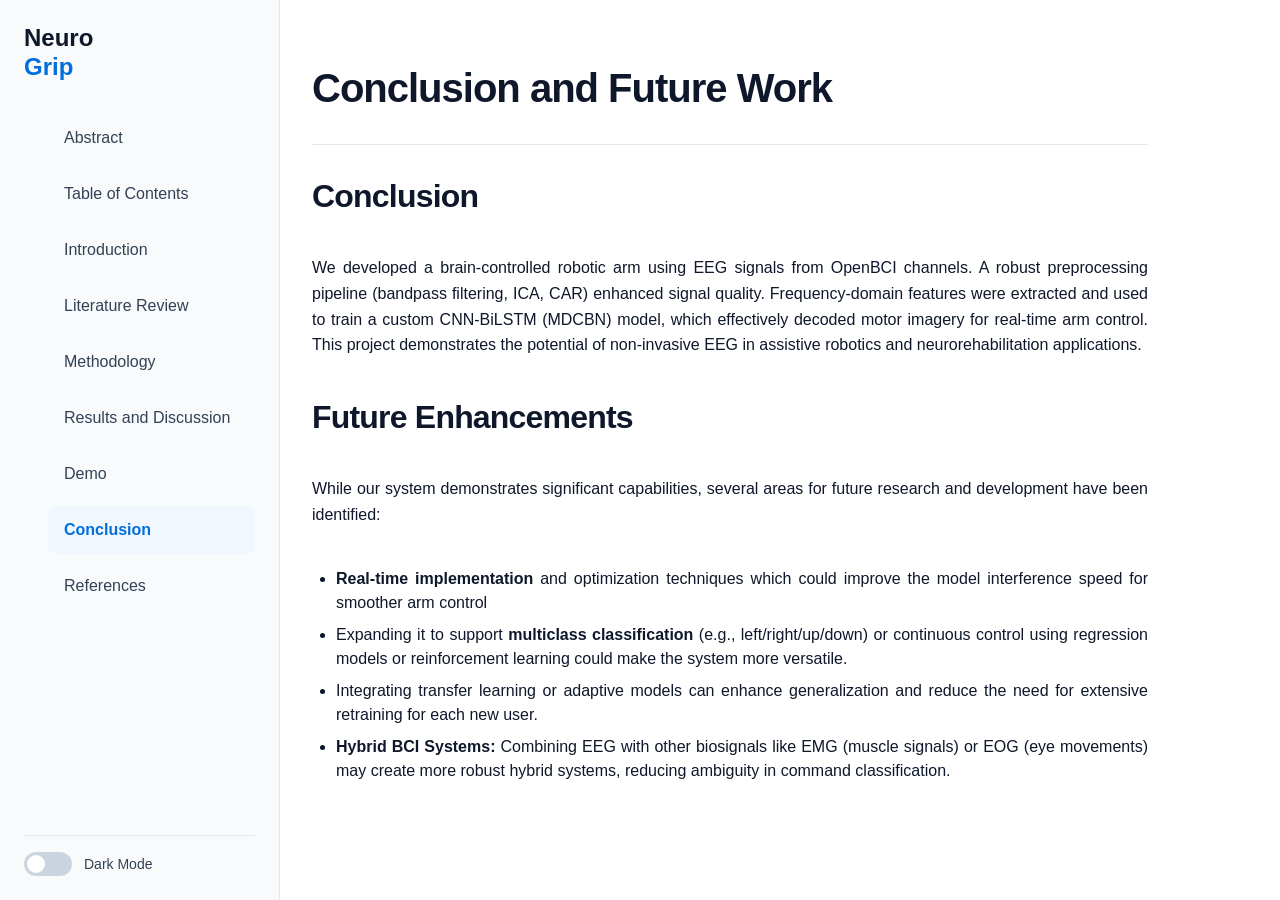
<file: Report/pages/conclusion.html>
<!doctype html>
<html lang="en">
  <head>
    <meta charset="UTF-8" />
    <link rel="icon" type="image/svg+xml" href="/vite.svg" />
    <meta name="viewport" content="width=device-width, initial-scale=1.0" />
    <title>Conclusion - NeuroGrip Report</title>
    <link rel="stylesheet" href="../css/main.css">
    <link rel="stylesheet" href="../css/navigation.css">
    <link rel="stylesheet" href="../css/typography.css">
    <link rel="stylesheet" href="../css/animations.css">
  </head>
  <body>
    <div class="container">
      <nav class="sidebar">
        <div class="logo">
          <span>Neuro</span>
          <span class="logo-accent">Grip</span>
        </div>
        <div class="nav-toggle" id="nav-toggle">
          <span class="bar"></span>
          <span class="bar"></span>
          <span class="bar"></span>
        </div>
        <ul class="nav-links" id="nav-links">
          <li class="nav-item"><a href="../index.html">Abstract</a></li>
          <li class="nav-item"><a href="toc.html">Table of Contents</a></li>
          <li class="nav-item"><a href="introduction.html">Introduction</a></li>
          <li class="nav-item"><a href="literature.html">Literature Review</a></li>
          <li class="nav-item"><a href="methodology.html">Methodology</a></li>
          <li class="nav-item"><a href="results.html">Results and Discussion</a></li>
          <li class="nav-item"><a href="demo.html">Demo</a></li>
          <li class="nav-item active"><a href="conclusion.html">Conclusion</a></li>
          <li class="nav-item"><a href="references.html">References</a></li>
        </ul>
        <div class="theme-toggle">
          <label class="switch">
            <input type="checkbox" id="theme-switch">
            <span class="slider round"></span>
          </label>
          <span class="theme-label">Dark Mode</span>
        </div>
      </nav>

      <main class="content">
        <header>
          <h1>Conclusion and Future Work</h1>
        </header>
        <section class="page-content">
          <h2>Conclusion</h2>
          <p>
            We developed a brain-controlled robotic arm using EEG signals from OpenBCI channels. A robust preprocessing pipeline (bandpass filtering, ICA, CAR) enhanced signal quality. Frequency-domain features were extracted and used to train a custom CNN-BiLSTM (MDCBN) model, which effectively decoded motor imagery for real-time arm control. This project demonstrates the potential of non-invasive EEG in assistive robotics and neurorehabilitation applications.
          </p>

          <h2>Future Enhancements</h2>
          <p>
            While our system demonstrates significant capabilities, several areas for future research and development have been identified:
          </p>
          <ul>
            <li><strong>Real-time implementation</strong> and optimization techniques which could improve the model interference speed for smoother arm control</li>
            <li>Expanding it to support <strong>multiclass classification</strong> (e.g., left/right/up/down) or continuous control using regression models or reinforcement learning could make the system more versatile.</li>
            <li>Integrating transfer learning or adaptive models can enhance generalization and reduce the need for extensive retraining for each new user.</li>
            <li><strong>Hybrid BCI Systems:</strong> Combining EEG with other biosignals like EMG (muscle signals) or EOG (eye movements) may create more robust hybrid systems, reducing ambiguity in command classification.</li>
          </ul>
   
        </section>
      </main>
    </div>

    <script src="../js/navigation.js"></script>
    <script src="../js/theme.js"></script>
  </body>
</html>
</file>
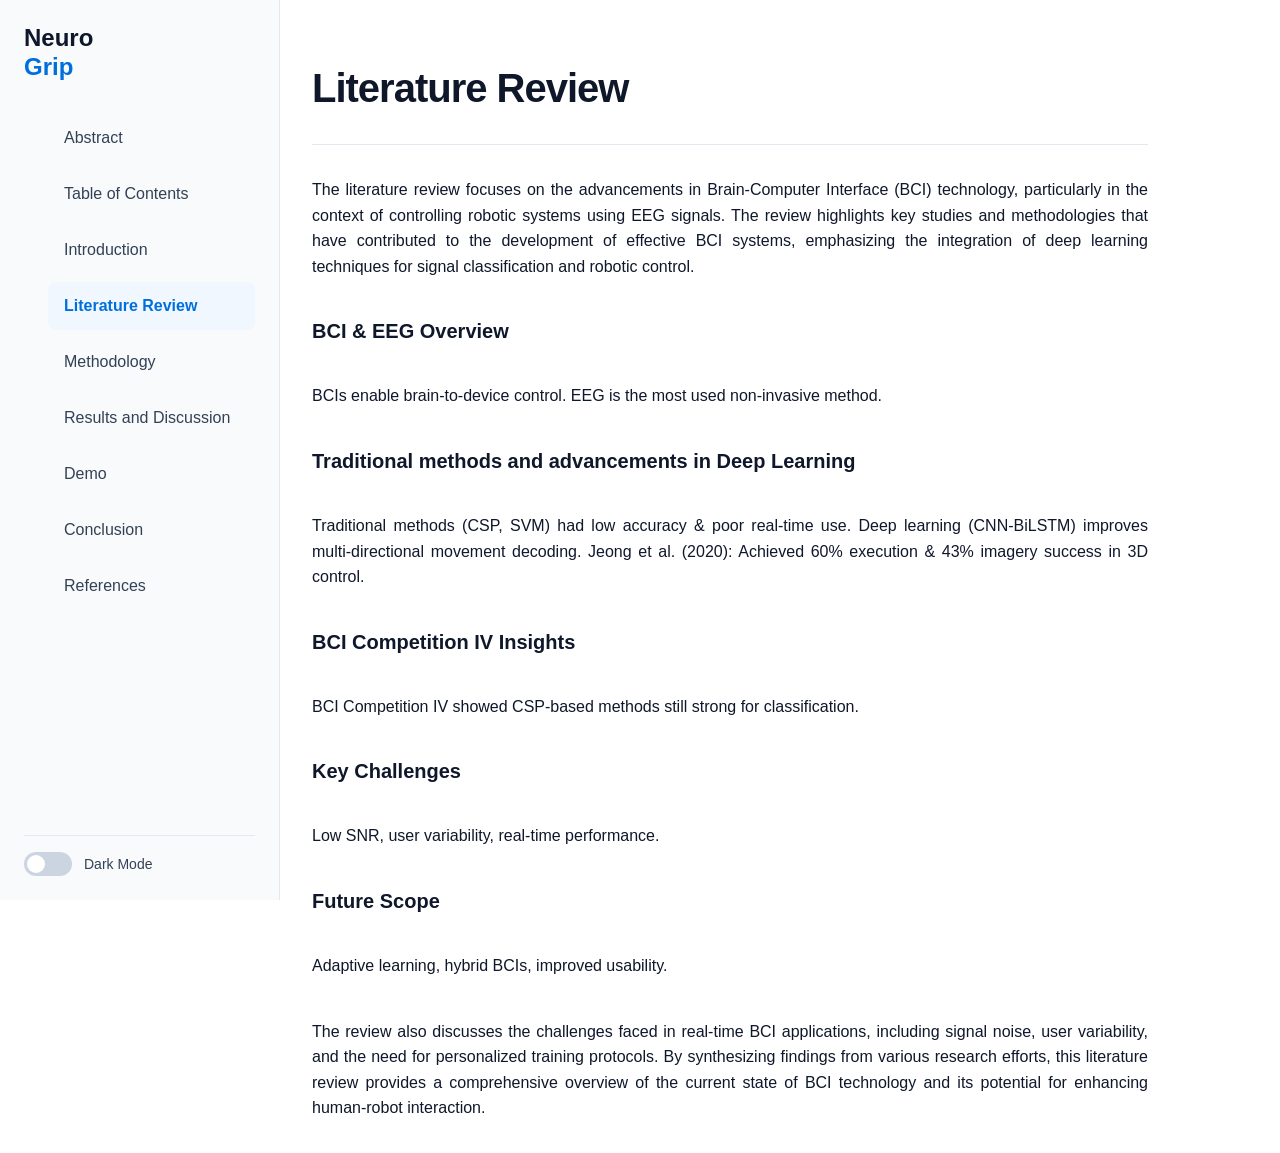
<file: Report/pages/literature.html>
<!doctype html>
<html lang="en">
  <head>
    <meta charset="UTF-8" />
    <link rel="icon" type="image/svg+xml" href="/vite.svg" />
    <meta name="viewport" content="width=device-width, initial-scale=1.0" />
    <title>Literature Review - NeuroGrip Report</title>
    <link rel="stylesheet" href="../css/main.css">
    <link rel="stylesheet" href="../css/navigation.css">
    <link rel="stylesheet" href="../css/typography.css">
    <link rel="stylesheet" href="../css/animations.css">
  </head>
  <body>
    <div class="container">
      <nav class="sidebar">
        <div class="logo">
          <span>Neuro</span>
          <span class="logo-accent">Grip</span>
        </div>
        <div class="nav-toggle" id="nav-toggle">
          <span class="bar"></span>
          <span class="bar"></span>
          <span class="bar"></span>
        </div>
        <ul class="nav-links" id="nav-links">
          <li class="nav-item"><a href="../index.html">Abstract</a></li>
          <li class="nav-item"><a href="toc.html">Table of Contents</a></li>
          <li class="nav-item"><a href="introduction.html">Introduction</a></li>
          <li class="nav-item active"><a href="literature.html">Literature Review</a></li>
          <li class="nav-item"><a href="methodology.html">Methodology</a></li>
          <li class="nav-item"><a href="results.html">Results and Discussion</a></li>
          <li class="nav-item"><a href="demo.html">Demo</a></li>
          <li class="nav-item"><a href="conclusion.html">Conclusion</a></li>
          <li class="nav-item"><a href="references.html">References</a></li>
        </ul>
        <div class="theme-toggle">
          <label class="switch">
            <input type="checkbox" id="theme-switch">
            <span class="slider round"></span>
          </label>
          <span class="theme-label">Dark Mode</span>
        </div>
      </nav>

      <main class="content">
        <header>
          <h1>Literature Review</h1>
        </header>
        <section class="page-content">
          <p>
            The literature review focuses on the advancements in Brain-Computer Interface (BCI) technology, particularly in the context of controlling robotic systems using EEG signals. The review highlights key studies and methodologies that have contributed to the development of effective BCI systems, emphasizing the integration of deep learning techniques for signal classification and robotic control.
          </p>

          <h4>BCI & EEG Overview</h4>
          <p>BCIs enable brain-to-device control. EEG is the most used non-invasive method.</p>

          <h4>Traditional methods and advancements in Deep Learning</h4>
          <p>Traditional methods (CSP, SVM) had low accuracy & poor real-time use. Deep learning (CNN-BiLSTM) improves multi-directional movement decoding. Jeong et al. (2020): Achieved 60% execution & 43% imagery success in 3D control.</p>

          <h4>BCI Competition IV Insights</h4>
          <p>BCI Competition IV showed CSP-based methods still strong for classification.</p>

          <h4>Key Challenges</h4>
          <p>Low SNR, user variability, real-time performance.</p>

          <h4>Future Scope</h4>
          <p>Adaptive learning, hybrid BCIs, improved usability.</p>


          <p>
            The review also discusses the challenges faced in real-time BCI applications, including signal noise, user variability, and the need for personalized training protocols. By synthesizing findings from various research efforts, this literature review provides a comprehensive overview of the current state of BCI technology and its potential for enhancing human-robot interaction.
          </p>
        </section>
      </main>
    </div>

    <script src="../js/navigation.js"></script>
    <script src="../js/theme.js"></script>
  </body>
</html>
</file>
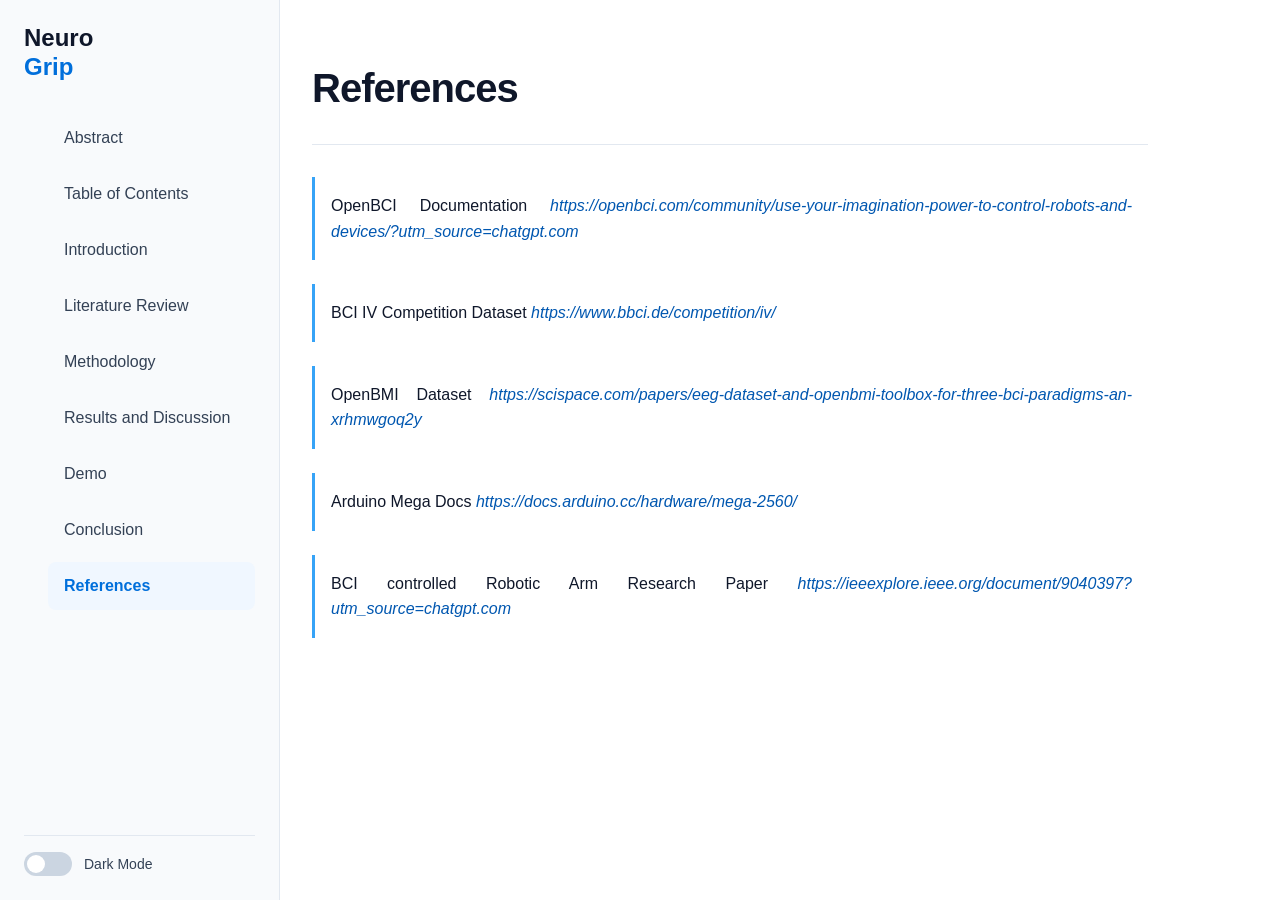
<file: Report/pages/references.html>
<!doctype html>
<html lang="en">
  <head>
    <meta charset="UTF-8" />
    <link rel="icon" type="image/svg+xml" href="/vite.svg" />
    <meta name="viewport" content="width=device-width, initial-scale=1.0" />
    <title>References - NeuroGrip Report</title>
    <link rel="stylesheet" href="../css/main.css">
    <link rel="stylesheet" href="../css/navigation.css">
    <link rel="stylesheet" href="../css/typography.css">
    <link rel="stylesheet" href="../css/animations.css">
    <link rel="stylesheet" href="../css/references.css">
  </head>
  <body>
    <div class="container">
      <nav class="sidebar">
        <div class="logo">
          <span>Neuro</span>
          <span class="logo-accent">Grip</span>
        </div>
        <div class="nav-toggle" id="nav-toggle">
          <span class="bar"></span>
          <span class="bar"></span>
          <span class="bar"></span>
        </div>
        <ul class="nav-links" id="nav-links">
          <li class="nav-item"><a href="../index.html">Abstract</a></li>
          <li class="nav-item"><a href="toc.html">Table of Contents</a></li>
          <li class="nav-item"><a href="introduction.html">Introduction</a></li>
          <li class="nav-item"><a href="literature.html">Literature Review</a></li>
          <li class="nav-item"><a href="methodology.html">Methodology</a></li>
          <li class="nav-item"><a href="results.html">Results and Discussion</a></li>
          <li class="nav-item"><a href="demo.html">Demo</a></li>
          <li class="nav-item"><a href="conclusion.html">Conclusion</a></li>
          <li class="nav-item active"><a href="references.html">References</a></li>
        </ul>
        <div class="theme-toggle">
          <label class="switch">
            <input type="checkbox" id="theme-switch">
            <span class="slider round"></span>
          </label>
          <span class="theme-label">Dark Mode</span>
        </div>
      </nav>

      <main class="content">
        <header>
          <h1>References</h1>
        </header>
        <section class="page-content">
          <ul class="references-list">


            <li class="reference-item">
              <p class="reference-text">OpenBCI Documentation <a href="https://openbci.com/community/use-your-imagination-power-to-control-robots-and-devices/?utm_source=chatgpt.com"><em>https://openbci.com/community/use-your-imagination-power-to-control-robots-and-devices/?utm_source=chatgpt.com</em></a></p>
            </li>
            
            <li class="reference-item">
              <p class="reference-text">BCI IV Competition Dataset <a href="https://www.bbci.de/competition/iv/"><em>https://www.bbci.de/competition/iv/</em></a></p>
            </li>

            <li class="reference-item">
              <p class="reference-text">OpenBMI Dataset <a href="https://scispace.com/papers/eeg-dataset-and-openbmi-toolbox-for-three-bci-paradigms-an-xrhmwgoq2y"><em>https://scispace.com/papers/eeg-dataset-and-openbmi-toolbox-for-three-bci-paradigms-an-xrhmwgoq2y</em></a></p>
            </li>

            <li class="reference-item">
              <p class="reference-text">Arduino Mega Docs <a href="https://docs.arduino.cc/hardware/mega-2560/"><em>https://docs.arduino.cc/hardware/mega-2560/</em></a></p>
            </li>

            <li class="reference-item">
              <p class="reference-text">BCI controlled Robotic Arm Research Paper <a href="https://ieeexplore.ieee.org/document/9040397?utm_source=chatgpt.com"><em>https://ieeexplore.ieee.org/document/9040397?utm_source=chatgpt.com</em></a></p>
            </li>
            
          </ul>
        </section>
      </main>
    </div>

    <script src="../js/navigation.js"></script>
    <script src="../js/theme.js"></script>
  </body>
</html>
</file>
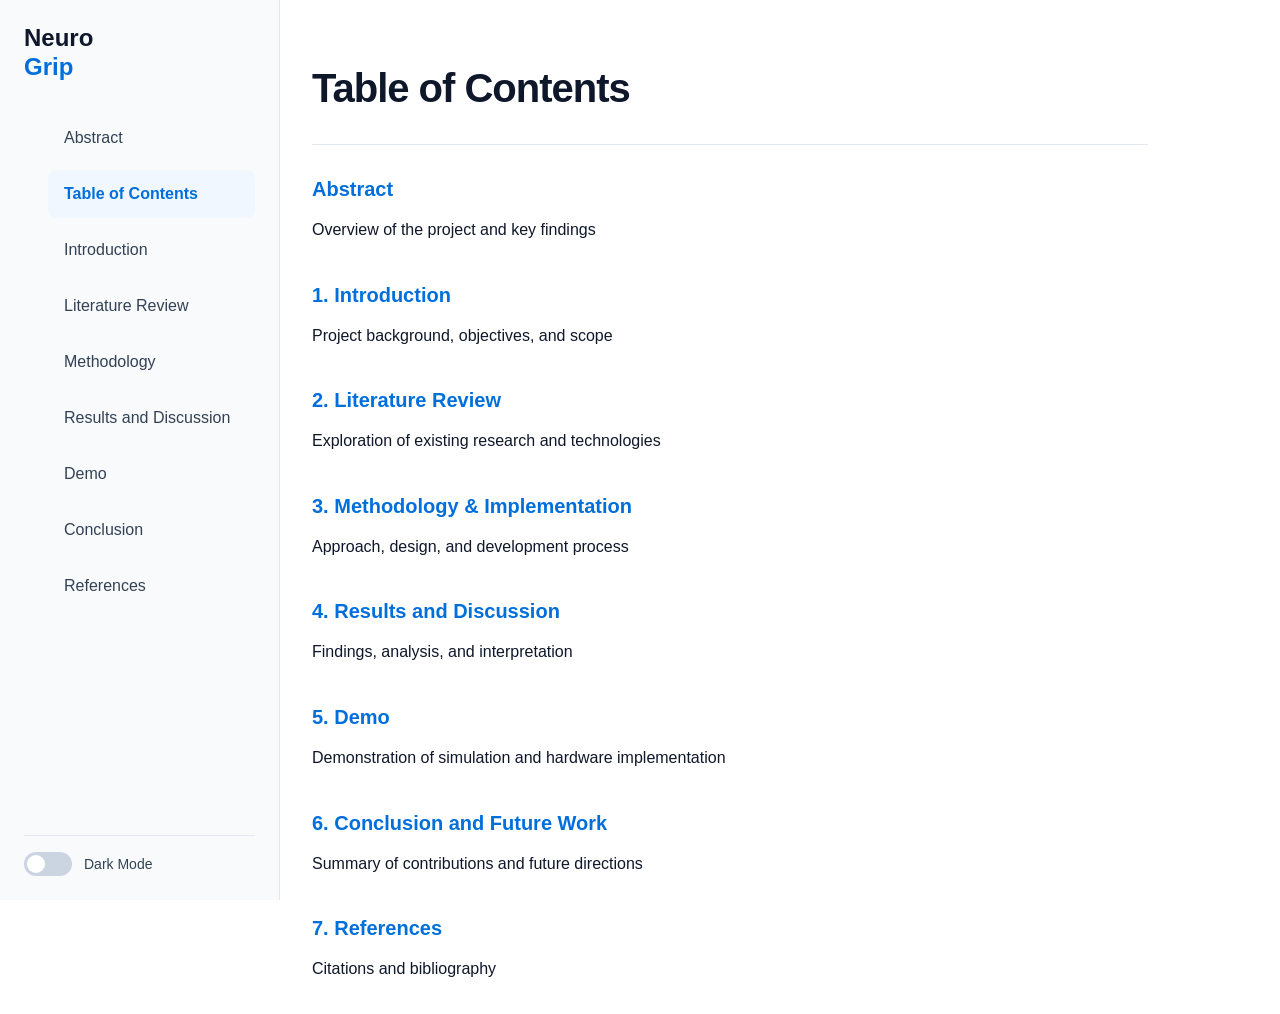
<file: Report/pages/toc.html>
<!doctype html>
<html lang="en">
  <head>
    <meta charset="UTF-8" />
    <link rel="icon" type="image/svg+xml" href="/vite.svg" />
    <meta name="viewport" content="width=device-width, initial-scale=1.0" />
    <title>Table of Contents - NeuroGrip Report</title>
    <link rel="stylesheet" href="../css/main.css">
    <link rel="stylesheet" href="../css/navigation.css">
    <link rel="stylesheet" href="../css/typography.css">
    <link rel="stylesheet" href="../css/animations.css">
  </head>
  <body>
    <div class="container">
      <nav class="sidebar">
        <div class="logo">
          <span>Neuro</span>
          <span class="logo-accent">Grip</span>
        </div>
        <div class="nav-toggle" id="nav-toggle">
          <span class="bar"></span>
          <span class="bar"></span>
          <span class="bar"></span>
        </div>
        <ul class="nav-links" id="nav-links">
          <li class="nav-item"><a href="../index.html">Abstract</a></li>
          <li class="nav-item active"><a href="toc.html">Table of Contents</a></li>
          <li class="nav-item"><a href="introduction.html">Introduction</a></li>
          <li class="nav-item"><a href="literature.html">Literature Review</a></li>
          <li class="nav-item"><a href="methodology.html">Methodology</a></li>
          <li class="nav-item"><a href="results.html">Results and Discussion</a></li>
          <li class="nav-item"><a href="demo.html">Demo</a></li>
          <li class="nav-item"><a href="conclusion.html">Conclusion</a></li>
          <li class="nav-item"><a href="references.html">References</a></li>
        </ul>
        <div class="theme-toggle">
          <label class="switch">
            <input type="checkbox" id="theme-switch">
            <span class="slider round"></span>
          </label>
          <span class="theme-label">Dark Mode</span>
        </div>
      </nav>

      <main class="content">
        <header>
          <h1>Table of Contents</h1>
        </header>
        <section class="page-content">
          <div class="toc-container">
            <div class="toc-item">
              <h4><a href="../index.html">Abstract</a></h4>
              <p>Overview of the project and key findings</p>
              <br>
            </div>
            
            <div class="toc-item">
              <h4><a href="introduction.html">1. Introduction</a></h4>
              <p>Project background, objectives, and scope</p>
              <br>
            </div>
            
            <div class="toc-item">
              <h4><a href="literature.html">2. Literature Review</a></h4>
              <p>Exploration of existing research and technologies</p>
              <br>
            </div>
            
            <div class="toc-item">
              <h4><a href="methodology.html">3. Methodology & Implementation</a></h4>
              <p>Approach, design, and development process</p>
              <br>
            </div>
            
            <div class="toc-item">
              <h4><a href="results.html">4. Results and Discussion</a></h4>
              <p>Findings, analysis, and interpretation</p>
              <br>
            </div>
            
            <div class="toc-item">
              <h4><a href="demo.html">5. Demo</a></h4>
              <p>Demonstration of simulation and hardware implementation</p>
              <br>
            </div>
            
            <div class="toc-item">
              <h4><a href="conclusion.html">6. Conclusion and Future Work</a></h4>
              <p>Summary of contributions and future directions</p>
              <br>
            </div>
            
            <div class="toc-item">
              <h4><a href="references.html">7. References</a></h4>
              <p>Citations and bibliography</p>
            </div>
          </div>
        </section>
      </main>
    </div>

    <script src="../js/navigation.js"></script>
    <script src="../js/theme.js"></script>
  </body>
</html>
</file>
<file: Report/css/main.css>
:root {
  /* Color Variables */
  --primary-50: #f0f7ff;
  --primary-100: #e0effe;
  --primary-200: #bae0fd;
  --primary-300: #7cc5fb;
  --primary-400: #36a3f7;
  --primary-500: #0d8def;
  --primary-600: #006fdb;
  --primary-700: #0057b0;
  --primary-800: #004990;
  --primary-900: #003d77;

  --neutral-50: #f8fafc;
  --neutral-100: #f1f5f9;
  --neutral-200: #e2e8f0;
  --neutral-300: #cbd5e1;
  --neutral-400: #94a3b8;
  --neutral-500: #64748b;
  --neutral-600: #475569;
  --neutral-700: #334155;
  --neutral-800: #1e293b;
  --neutral-900: #0f172a;

  --accent-50: #fff7ed;
  --accent-100: #ffedd5;
  --accent-200: #fed7aa;
  --accent-300: #fdba74;
  --accent-400: #fb923c;
  --accent-500: #f97316;
  --accent-600: #ea580c;
  --accent-700: #c2410c;
  --accent-800: #9a3412;
  --accent-900: #7c2d12;

  --success-500: #22c55e;
  --warning-500: #eab308;
  --error-500: #ef4444;

  /* Light Theme Variables */
  --background: #ffffff;
  --surface: #f8fafc;
  --text-primary: var(--neutral-900);
  --text-secondary: var(--neutral-700);
  --text-tertiary: var(--neutral-500);
  --border: var(--neutral-200);
  --sidebar-bg: var(--neutral-50);
  --card-bg: #ffffff;
  --shadow: rgba(0, 0, 0, 0.05);

  /* Spacing System (8px increments) */
  --space-1: 0.25rem; /* 4px */
  --space-2: 0.5rem;  /* 8px */
  --space-3: 0.75rem; /* 12px */
  --space-4: 1rem;    /* 16px */
  --space-5: 1.25rem; /* 20px */
  --space-6: 1.5rem;  /* 24px */
  --space-8: 2rem;    /* 32px */
  --space-12: 3rem;   /* 48px */
  --space-16: 4rem;   /* 64px */

  /* Transitions */
  --transition-fast: 0.15s ease;
  --transition-normal: 0.25s ease;
  --transition-slow: 0.35s ease;

  /* Layout */
  --sidebar-width: 280px;
}

/* Dark Theme Variables */
.dark-theme {
  --background: var(--neutral-900);
  --surface: var(--neutral-800);
  --text-primary: var(--neutral-50);
  --text-secondary: var(--neutral-200);
  --text-tertiary: var(--neutral-400);
  --border: var(--neutral-700);
  --sidebar-bg: var(--neutral-800);
  --card-bg: var(--neutral-800);
  --shadow: rgba(0, 0, 0, 0.3);
}

/* Global Reset */
*, *::before, *::after {
  box-sizing: border-box;
  margin: 0;
  padding: 0;
}

body {
  font-family: -apple-system, BlinkMacSystemFont, 'Segoe UI', Roboto, Oxygen,
    Ubuntu, Cantarell, 'Open Sans', 'Helvetica Neue', sans-serif;
  background-color: var(--background);
  color: var(--text-primary);
  transition: background-color var(--transition-normal), color var(--transition-normal);
  line-height: 1.5;
  min-height: 100vh;
  overflow-x: hidden;
}

.container {
  display: flex;
  min-height: 100vh;
}

.content {
  flex: 1;
  padding: var(--space-8);
  max-width: 900px;
  margin: 0 auto;
  padding-top: var(--space-16);
  transition: all var(--transition-normal);
  margin-left: var(--sidebar-width);
}

header {
  margin-bottom: var(--space-8);
  border-bottom: 1px solid var(--border);
  padding-bottom: var(--space-4);
}

.page-content {
  display: flex;
  flex-direction: column;
  gap: var(--space-6);
  text-align: justify;
}

.image-container {
  margin: var(--space-6) 0;
  border-radius: 12px;
  overflow: hidden;
  box-shadow: 0 4px 12px var(--shadow);
}

.image-container img {
  width: 100%;
  height: auto;
  display: block;
}

.caption {
  font-size: 0.875rem;
  color: var(--text-tertiary);
  text-align: center;
  padding: var(--space-3) 0;
}

/* Responsive Design */
@media (max-width: 768px) {
  .container {
    flex-direction: column;
  }
  
  .content {
    margin-left: 0;
    padding: var(--space-4);
    padding-top: var(--space-16);
  }
}
</file>
<file: Report/css/navigation.css>
.sidebar {
  width: var(--sidebar-width);
  background-color: var(--sidebar-bg);
  border-right: 1px solid var(--border);
  height: 100vh;
  position: fixed;
  left: 0;
  top: 0;
  z-index: 100;
  padding: var(--space-6);
  display: flex;
  flex-direction: column;
  transition: transform var(--transition-normal), background-color var(--transition-normal);
}

.logo {
  font-size: 1.5rem;
  font-weight: 700;
  margin-bottom: var(--space-8);
  display: flex;
  flex-direction: column;
  line-height: 1.2;
}

.logo-accent {
  color: var(--primary-600);
}

.nav-links {
  list-style: none;
  flex: 1;
}

.nav-item {
  margin-bottom: var(--space-2);
  border-radius: 8px;
  transition: background-color var(--transition-fast);
}

.nav-item a {
  display: block;
  padding: var(--space-3) var(--space-4);
  color: var(--text-secondary);
  text-decoration: none;
  font-weight: 500;
  transition: color var(--transition-fast);
  border-radius: 8px;
}

.nav-item:hover {
  background-color: rgba(0, 0, 0, 0.05);
}

.dark-theme .nav-item:hover {
  background-color: rgba(255, 255, 255, 0.05);
}

.nav-item.active {
  background-color: var(--primary-50);
}

.dark-theme .nav-item.active {
  background-color: var(--primary-900);
}

.nav-item.active a {
  color: var(--primary-600);
  font-weight: 600;
}

.theme-toggle {
  display: flex;
  align-items: center;
  margin-top: var(--space-6);
  padding-top: var(--space-4);
  border-top: 1px solid var(--border);
}

.theme-label {
  margin-left: var(--space-3);
  font-size: 0.875rem;
  color: var(--text-secondary);
}

/* Switch/Toggle Styling */
.switch {
  position: relative;
  display: inline-block;
  width: 48px;
  height: 24px;
}

.switch input {
  opacity: 0;
  width: 0;
  height: 0;
}

.slider {
  position: absolute;
  cursor: pointer;
  top: 0;
  left: 0;
  right: 0;
  bottom: 0;
  background-color: var(--neutral-300);
  transition: var(--transition-fast);
}

.slider:before {
  position: absolute;
  content: "";
  height: 18px;
  width: 18px;
  left: 3px;
  bottom: 3px;
  background-color: white;
  transition: var(--transition-fast);
}

input:checked + .slider {
  background-color: var(--primary-600);
}

input:focus + .slider {
  box-shadow: 0 0 1px var(--primary-600);
}

input:checked + .slider:before {
  transform: translateX(24px);
}

.slider.round {
  border-radius: 24px;
}

.slider.round:before {
  border-radius: 50%;
}

/* Mobile Navigation */
.nav-toggle {
  display: none;
  flex-direction: column;
  gap: 5px;
  cursor: pointer;
  position: fixed;
  top: var(--space-4);
  right: var(--space-4);
  z-index: 200;
  background-color: var(--card-bg);
  padding: var(--space-2);
  border-radius: 8px;
  box-shadow: 0 2px 8px var(--shadow);
}

.bar {
  width: 24px;
  height: 2px;
  background-color: var(--text-primary);
  transition: var(--transition-fast);
}

@media (max-width: 768px) {
  .sidebar {
    width: 100%;
    transform: translateX(-100%);
  }
  
  .sidebar.active {
    transform: translateX(0);
  }
  
  .nav-toggle {
    display: flex;
  }
}
</file>
<file: Report/css/typography.css>
/* Typography Scale */
h1, h2, h3, h4, h5, h6 {
  font-weight: 700;
  line-height: 1.2;
  margin-bottom: var(--space-4);
  color: var(--text-primary);
  transition: color var(--transition-normal);
}

h1 {
  font-size: 2.5rem;
  letter-spacing: -0.025em;
}

h2 {
  font-size: 2rem;
  letter-spacing: -0.025em;
}

h3 {
  font-size: 1.5rem;
}

h4 {
  font-size: 1.25rem;
}

h5 {
  font-size: 1.125rem;
}

h6 {
  font-size: 1rem;
}

p {
  margin-bottom: var(--space-4);
  font-size: 1rem;
  line-height: 1.6;
}

p:last-child {
  margin-bottom: 0;
}

.lead {
  font-size: 1.25rem;
  font-weight: 500;
  color: var(--text-secondary);
}

a {
  color: var(--primary-600);
  text-decoration: none;
  transition: color var(--transition-fast);
}

a:hover {
  color: var(--primary-700);
  text-decoration: underline;
}

blockquote {
  border-left: 4px solid var(--primary-400);
  padding-left: var(--space-4);
  margin-left: 0;
  margin-right: 0;
  margin-top: var(--space-4);
  margin-bottom: var(--space-4);
  font-style: italic;
  color: var(--text-secondary);
}

code {
  font-family: 'SF Mono', monospace;
  font-size: 0.9em;
  background-color: var(--neutral-100);
  padding: var(--space-1) var(--space-2);
  border-radius: 4px;
}

.dark-theme code {
  background-color: var(--neutral-700);
}

/* Lists */
ul, ol {
  padding-left: var(--space-6);
  margin-bottom: var(--space-4);
}

li {
  margin-bottom: var(--space-2);
}

/* Responsive Typography */
@media (max-width: 768px) {
  h1 {
    font-size: 2rem;
  }
  
  h2 {
    font-size: 1.75rem;
  }
  
  h3 {
    font-size: 1.25rem;
  }
  
  .lead {
    font-size: 1.125rem;
  }
}
</file>
<file: Report/css/animations.css>
/* Animations */
@keyframes fadeIn {
  from { opacity: 0; }
  to { opacity: 1; }
}

@keyframes slideInRight {
  from { transform: translateX(20px); opacity: 0; }
  to { transform: translateX(0); opacity: 1; }
}

@keyframes slideInUp {
  from { transform: translateY(20px); opacity: 0; }
  to { transform: translateY(0); opacity: 1; }
}

@keyframes scaleIn {
  from { transform: scale(0.95); opacity: 0; }
  to { transform: scale(1); opacity: 1; }
}

/* Animation Classes */
.fade-in {
  animation: fadeIn var(--transition-normal) forwards;
}

.slide-in-right {
  animation: slideInRight var(--transition-normal) forwards;
}

.slide-in-up {
  animation: slideInUp var(--transition-normal) forwards;
}

.scale-in {
  animation: scaleIn var(--transition-normal) forwards;
}

/* Navigation Animation Delays */
.nav-item {
  opacity: 0;
  animation: slideInRight var(--transition-normal) forwards;
}

.nav-item:nth-child(1) { animation-delay: 0.1s; }
.nav-item:nth-child(2) { animation-delay: 0.15s; }
.nav-item:nth-child(3) { animation-delay: 0.2s; }
.nav-item:nth-child(4) { animation-delay: 0.25s; }
.nav-item:nth-child(5) { animation-delay: 0.3s; }
.nav-item:nth-child(6) { animation-delay: 0.35s; }
.nav-item:nth-child(7) { animation-delay: 0.4s; }
.nav-item:nth-child(8) { animation-delay: 0.45s; }
.nav-item:nth-child(9) { animation-delay: 0.5s; }

/* Page Content Animations */
.page-content {
  animation: fadeIn 0.5s 0.3s both;
}

header h1 {
  animation: fadeIn 0.5s 0.2s both;
}

.image-container {
  animation: scaleIn 0.5s 0.4s both;
}

/* Hover Effects */
.nav-item a:hover {
  transform: translateX(4px);
}

.image-container {
  transition: transform var(--transition-normal), box-shadow var(--transition-normal);
}

.image-container:hover {
  transform: translateY(-4px);
  box-shadow: 0 8px 16px var(--shadow);
}
</file>
<file: Report/css/references.css>
/* References Page Specific Styling */
.references-list {
  list-style: none;
  padding: 0;
  margin: 0;
  display: flex;
  flex-direction: column;
  gap: var(--space-4);
}

.reference-item {
  padding: var(--space-4);
  border-left: 3px solid var(--primary-400);
  background-color: var(--card-bg);
  border-radius: 0 8px 8px 0;
  transition: transform var(--transition-normal), box-shadow var(--transition-normal);
  animation: slideInRight var(--transition-normal) forwards;
  opacity: 0;
}

.reference-item:hover {
  transform: translateX(4px);
  box-shadow: 0 2px 8px var(--shadow);
}

.reference-text {
  margin: 0;
  line-height: 1.6;
}

.reference-text em {
  font-style: italic;
  color: var(--primary-700);
}

/* Animation delays for staggered entry */
.reference-item:nth-child(1) { animation-delay: 0.05s; }
.reference-item:nth-child(2) { animation-delay: 0.1s; }
.reference-item:nth-child(3) { animation-delay: 0.15s; }
.reference-item:nth-child(4) { animation-delay: 0.2s; }
.reference-item:nth-child(5) { animation-delay: 0.25s; }
.reference-item:nth-child(6) { animation-delay: 0.3s; }
.reference-item:nth-child(7) { animation-delay: 0.35s; }
.reference-item:nth-child(8) { animation-delay: 0.4s; }
.reference-item:nth-child(9) { animation-delay: 0.45s; }
.reference-item:nth-child(10) { animation-delay: 0.5s; }
.reference-item:nth-child(11) { animation-delay: 0.55s; }
.reference-item:nth-child(12) { animation-delay: 0.6s; }
.reference-item:nth-child(13) { animation-delay: 0.65s; }
.reference-item:nth-child(14) { animation-delay: 0.7s; }
.reference-item:nth-child(15) { animation-delay: 0.75s; }
.reference-item:nth-child(16) { animation-delay: 0.8s; }
.reference-item:nth-child(17) { animation-delay: 0.85s; }
.reference-item:nth-child(18) { animation-delay: 0.9s; }
.reference-item:nth-child(19) { animation-delay: 0.95s; }
.reference-item:nth-child(20) { animation-delay: 1s; }
</file>
